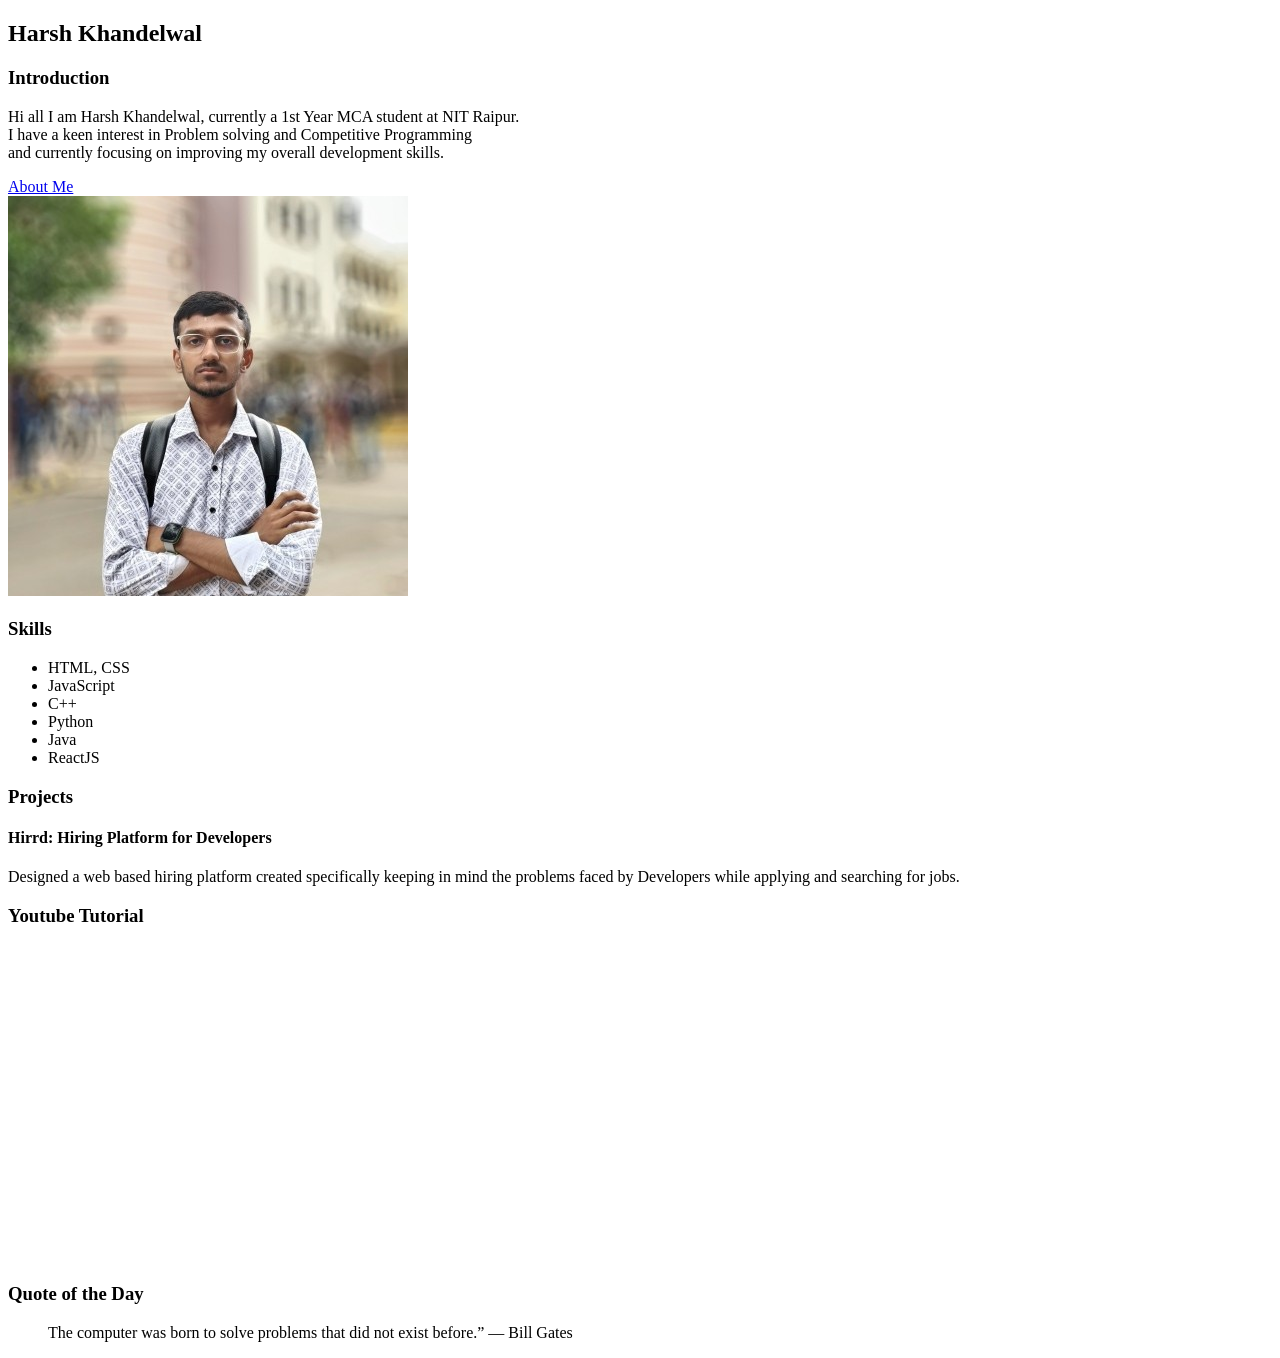
<file: Day-1/index.html>
<!DOCTYPE html>
<html lang="en">
<head>
    <meta charset="UTF-8">
    <meta name="viewport" content="width=device-width, initial-scale=1.0">
    <title>Portfolio Website</title>
</head>
<body>
    <header>
        <h2>Harsh Khandelwal</h2>
    </header>
    <main>
        <section>
            <article>
                <h3>Introduction</h3>
                <p>
                    Hi all I am Harsh Khandelwal, currently a 1st Year MCA student at NIT Raipur.<br>
                    I have a keen interest in Problem solving and Competitive Programming <br> and currently
                    focusing on improving my overall development skills.
                </p>
            </article>
        </section>
        
        <section>
            <nav>
                <a href="about.html" target="_blank">About Me</a>
            </nav>
        </section>
        
        <section>
            <article>
                <img src="Harsh.jpg" alt="Harsh Khandelwal Profile Image">
            </article>
        </section>

        <section>
            <article>
                <h3>
                    Skills
                </h3>
                <ul>
                    <li>HTML, CSS</li>
                    <li>JavaScript</li>
                    <li>C++</li>
                    <li>Python</li>
                    <li>Java</li>
                    <li>ReactJS</li>
                </ul>
            </article>
        </section>

        <section>
            <article>
                <h3>Projects</h3>
                <article>
                    <h4>Hirrd: Hiring Platform for Developers</h4>
                    <p>
                        Designed a web based hiring platform created specifically keeping 
                        in mind the problems faced by Developers while applying and searching for jobs.
                    </p>
                </article>
            </article>
        </section>

        <section>
            <article>
                <h3>Youtube Tutorial</h3>
                <iframe width="560" height="315" src="https://www.youtube.com/embed/4WjtQjPQGIs?si=QoFV09f3w0TvNTaF" title="YouTube video player" frameborder="0" allow="accelerometer; autoplay; clipboard-write; encrypted-media; gyroscope; picture-in-picture; web-share" referrerpolicy="strict-origin-when-cross-origin" allowfullscreen></iframe>

            </article>
        </section>

        <section>
            <h3>Quote of the Day</h3>
            <blockquote cite="https://www.create-learn.us/blog/computer-science-quotes/">
                The computer was born to solve problems that did not exist before.” — Bill Gates
            </blockquote>
        </section>
    </main>
    <footer></footer>
</body>
</html>
</file>
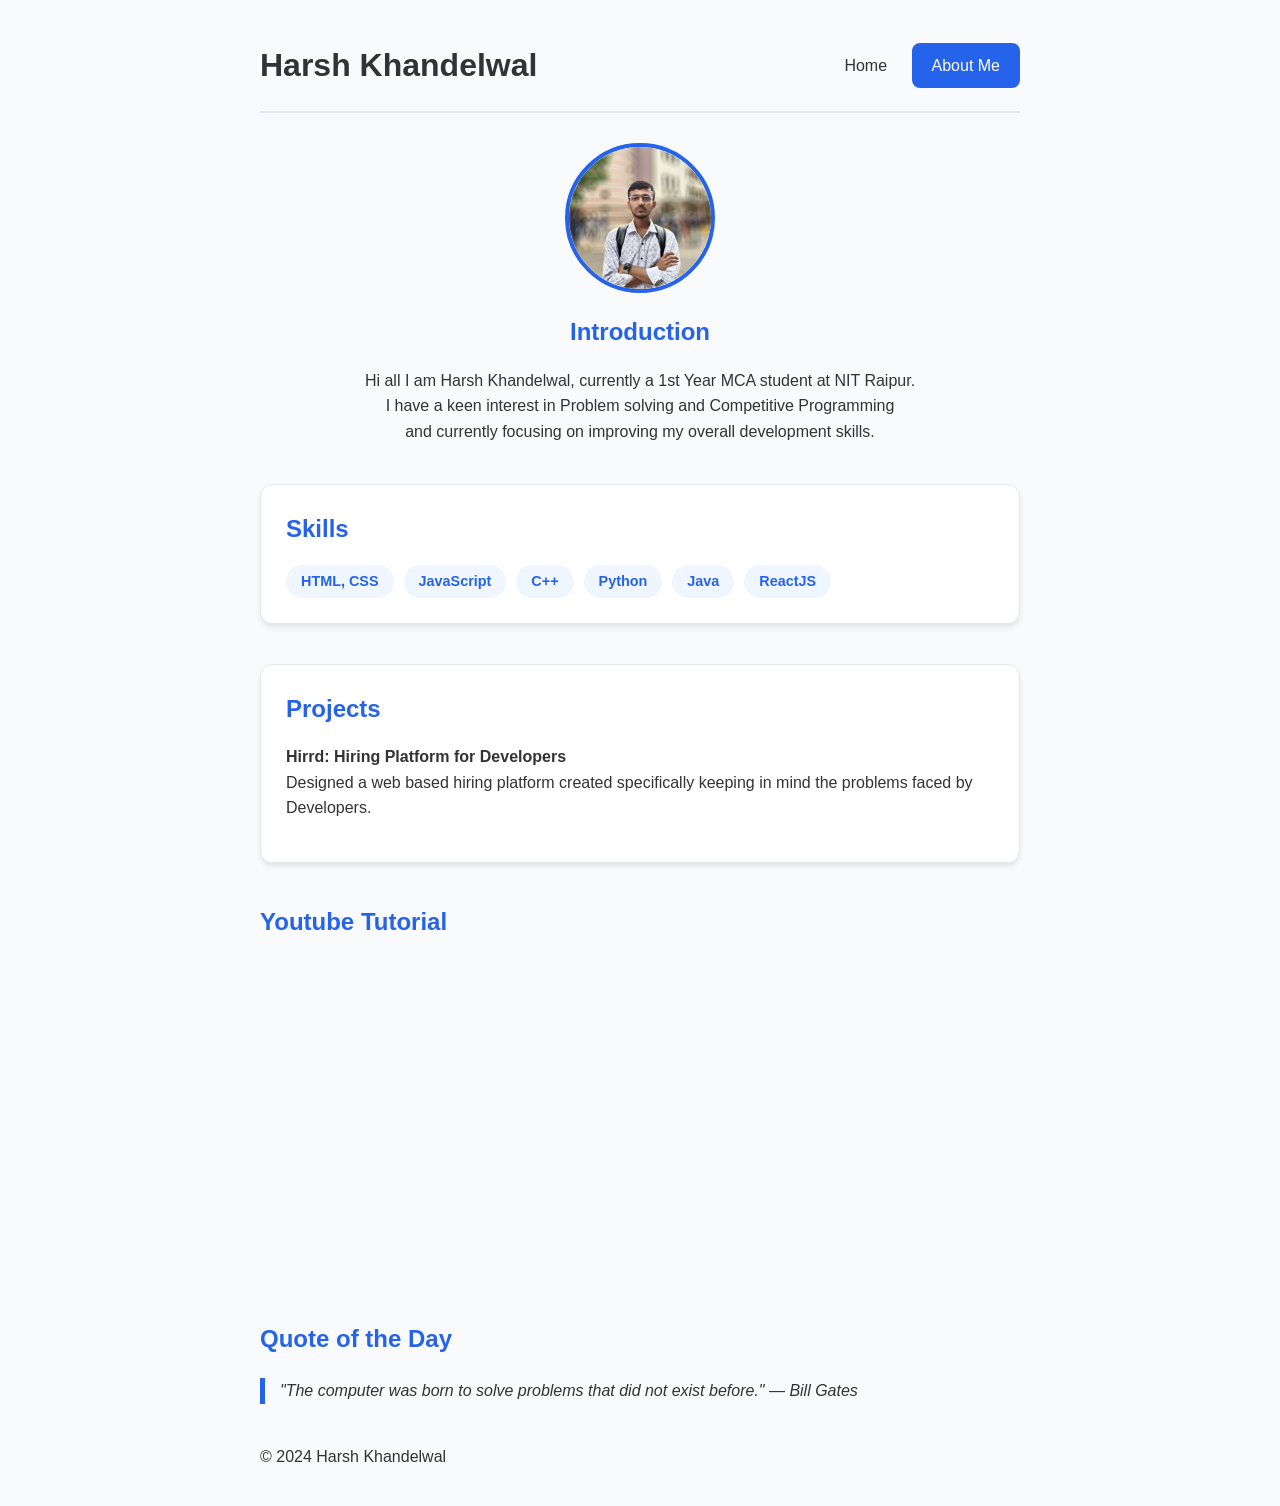
<file: Day-3/index.html>
<!DOCTYPE html>
<html lang="en">
<head>
    <meta charset="UTF-8">
    <meta name="viewport" content="width=device-width, initial-scale=1.0">
    <title>Portfolio Website</title>
    <link rel="stylesheet" href="style.css">
</head>
<body>
    <div class="container">
        <header>
            <h2>Harsh Khandelwal</h2>
            <nav>
                <a href="index.html">Home</a>
                <a href="about.html" class="btn">About Me</a>
            </nav>
        </header>

        <main>
            <section class="hero">
                <article>
                    <img src="Harsh.jpg" alt="Harsh Khandelwal Profile Image" class="profile-img">
                    <h3>Introduction</h3>
                    <p>
                        Hi all I am Harsh Khandelwal, currently a 1st Year MCA student at NIT Raipur.<br>
                        I have a keen interest in Problem solving and Competitive Programming <br> and currently
                        focusing on improving my overall development skills.
                    </p>
                </article>
            </section>

            <section class="card-section">
                <article class="card">
                    <h3>Skills</h3>
                    <ul class="skills-list">
                        <li>HTML, CSS</li>
                        <li>JavaScript</li>
                        <li>C++</li>
                        <li>Python</li>
                        <li>Java</li>
                        <li>ReactJS</li>
                    </ul>
                </article>
            </section>

            <section class="card-section">
                <article class="card">
                    <h3>Projects</h3>
                    <div class="project-item">
                        <h4>Hirrd: Hiring Platform for Developers</h4>
                        <p>Designed a web based hiring platform created specifically keeping in mind the problems faced by Developers.</p>
                    </div>
                </article>
            </section>

            <section>
                <article>
                    <h3>Youtube Tutorial</h3>
                    <div class="video-container">
                        <iframe width="560" height="315" src="https://www.youtube.com/embed/4WjtQjPQGIs" title="YouTube video player" frameborder="0" allowfullscreen></iframe>
                    </div>
                </article>
            </section>

            <section class="quote">
                <h3>Quote of the Day</h3>
                <blockquote cite="https://www.create-learn.us/blog/computer-science-quotes/">
                    "The computer was born to solve problems that did not exist before." — Bill Gates
                </blockquote>
            </section>
        </main>
        <footer>
            <p>&copy; 2024 Harsh Khandelwal</p>
        </footer>
    </div>
</body>
</html>
</file>
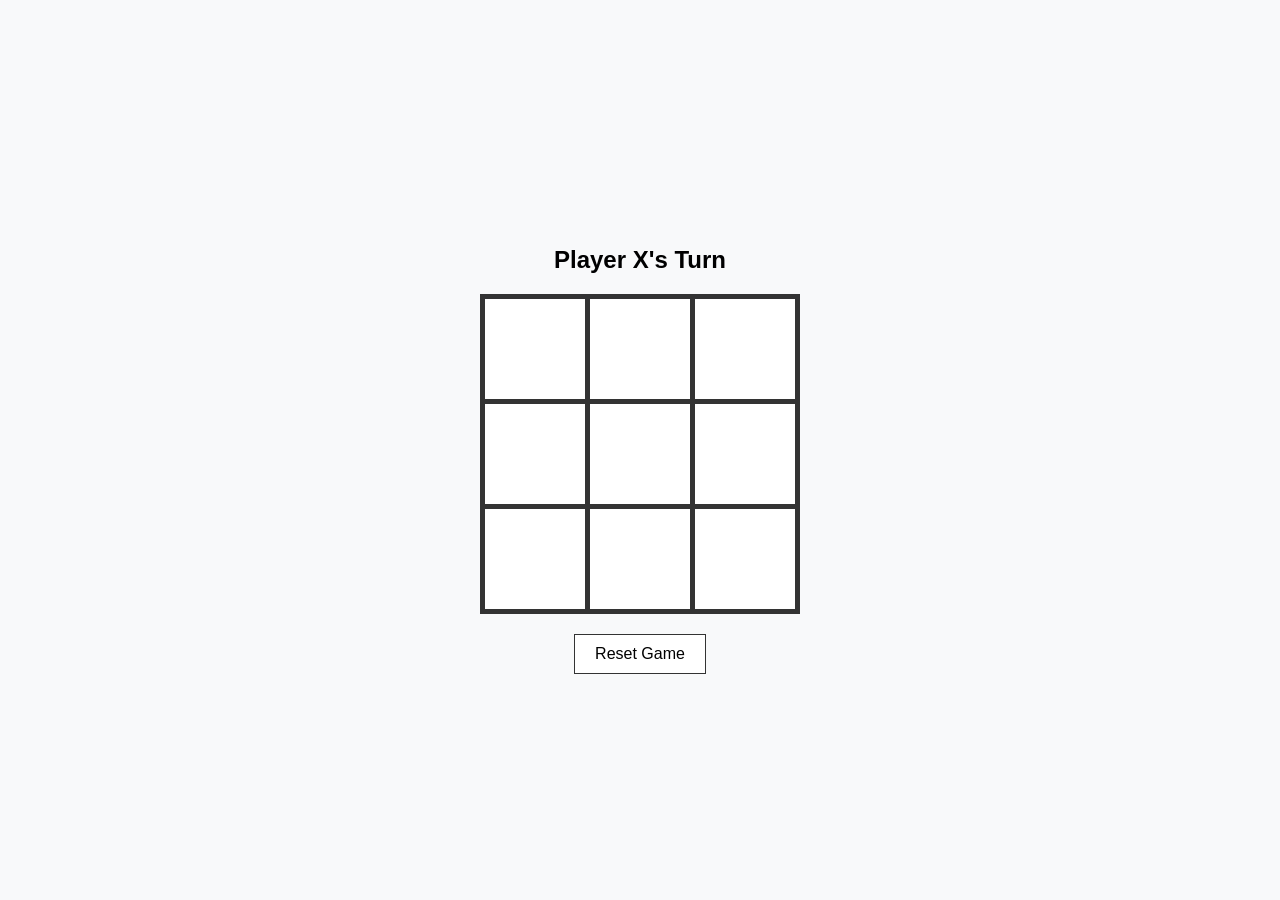
<file: Day-5/index.html>
<!DOCTYPE html>
<html lang="en">
<head>
    <meta charset="UTF-8">
    <meta name="viewport" content="width=device-width, initial-scale=1.0">
    <title>Simple Tic-Tac-Toe</title>
    <link rel="stylesheet" href="index.css">
</head>
<body>
    <div class="game-container">
        <h2 id="status">Player X's Turn</h2>
        <div class="grid" id="grid">
            <div class="cell" data-index="0"></div>
            <div class="cell" data-index="1"></div>
            <div class="cell" data-index="2"></div>
            <div class="cell" data-index="3"></div>
            <div class="cell" data-index="4"></div>
            <div class="cell" data-index="5"></div>
            <div class="cell" data-index="6"></div>
            <div class="cell" data-index="7"></div>
            <div class="cell" data-index="8"></div>
        </div>
        <button id="reset">Reset Game</button>
    </div>
    <script src="index.js"></script>
</body>
</html>
</file>
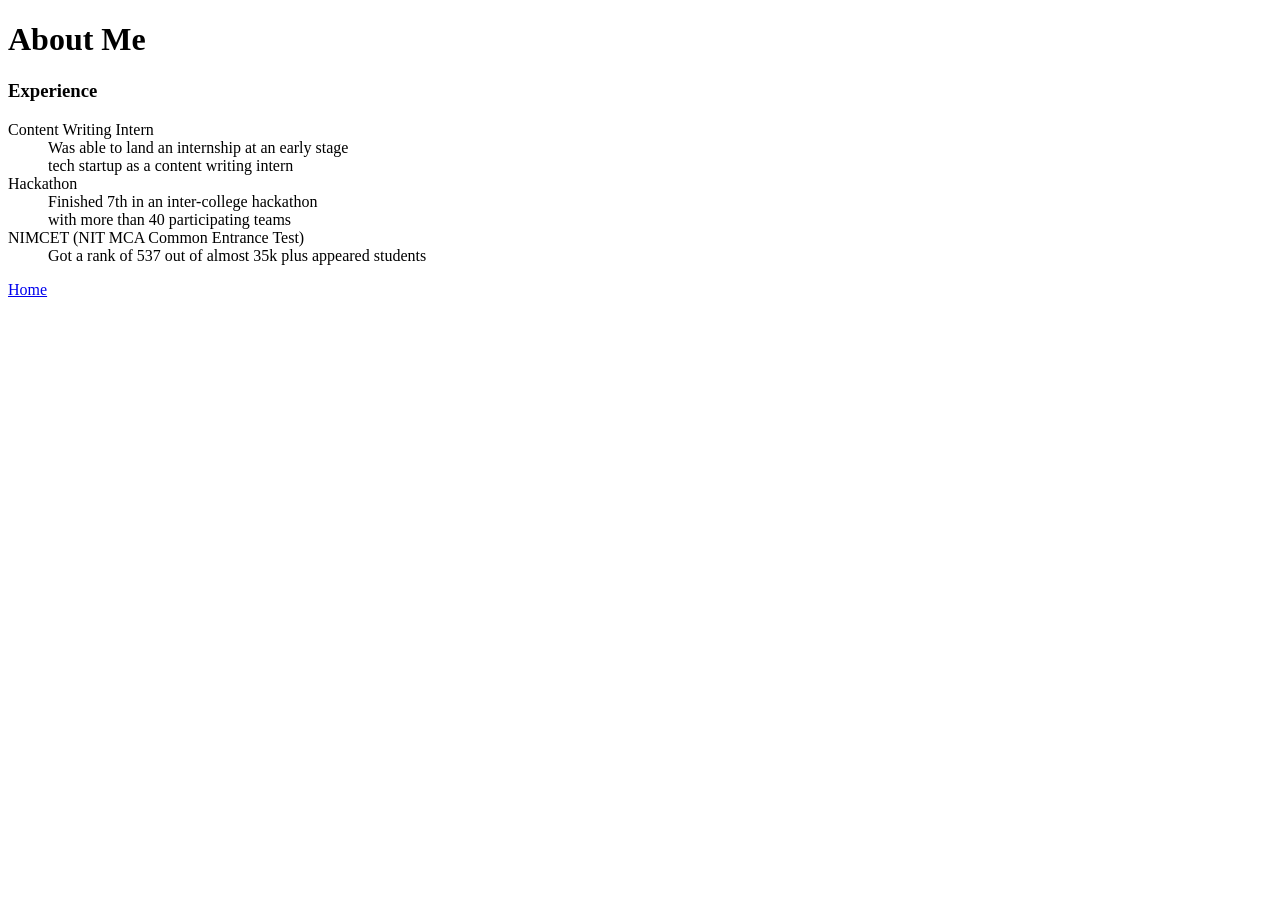
<file: Day-1/about.html>
<!DOCTYPE html>
<html lang="en">
<head>
    <meta charset="UTF-8">
    <title>About Me</title>
</head>
<body>

    <header>
        <h1>About Me</h1>
    </header>
    <main>
        <section>
            <h3>Experience</h3>
            <dl>
                <dt>Content Writing Intern</dt>
                <dd>
                    Was able to land an internship at an early stage <br> tech startup as a content writing intern
                </dd>
                <dt>Hackathon</dt>
                <dd>Finished 7th in an inter-college hackathon <br>with more than 40 participating teams</dd>
                <dt>NIMCET (NIT MCA Common Entrance Test)</dt>
                <dd>Got a rank of 537 out of almost 35k plus appeared students</dd>
            </dl>
        </section>
        <section>
            <nav>
                <a href="index.html">Home</a>
            </nav>
        </section>
    </main>
</body>
</html>
</file>
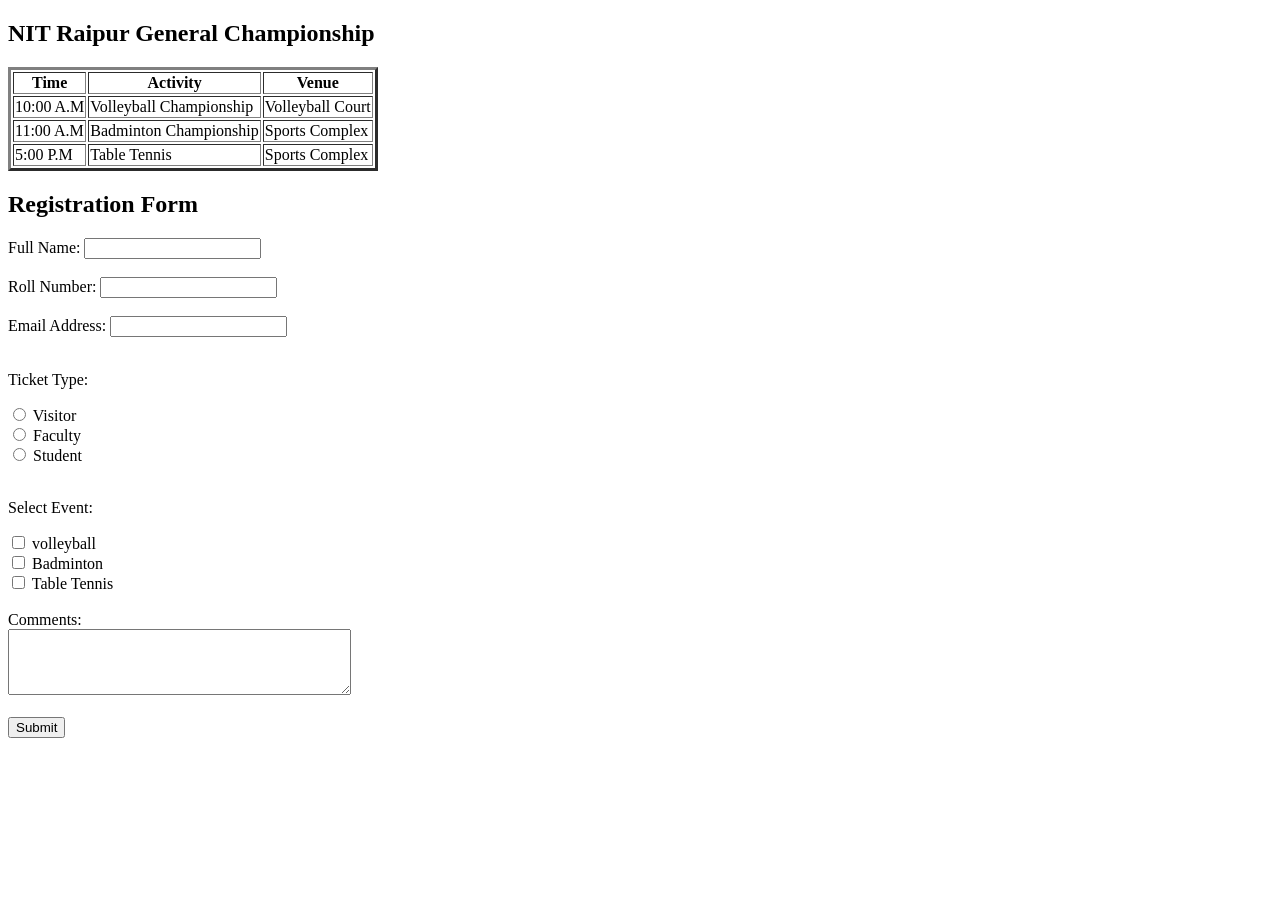
<file: Day-2/event.html>
<!DOCTYPE html>
<html lang="en">
<head>
    <meta charset="UTF-8">
    <meta name="viewport" content="width=device-width, initial-scale=1.0">
    <title>Event</title>
</head>
<body>
    <main>
        <section>
            <h2>NIT Raipur General Championship</h2>
            <table border="3">
                <thead>
                    <tr>
                        <th>Time</th>
                        <th>Activity</th>
                        <th>Venue   </th>
                    </tr>
                </thead>
                <tbody>
                    <tr>
                        <td>10:00 A.M</td>
                        <td>Volleyball Championship</td>
                        <td>Volleyball Court</td>
                    </tr>
                    <tr>
                        <td>11:00 A.M</td>
                        <td>Badminton Championship</td>
                        <td>Sports Complex</td>
                    </tr>
                    <tr>
                        <td>5:00 P.M</td>
                        <td>Table Tennis</td>
                        <td>Sports Complex</td>
                    </tr>
                </tbody>
            </table>
        </section>

        <section>
            <h2>Registration Form</h2>

            <form action="/Day-2/event.html" method="post">
                <label for="name">Full Name:</label>
                <input type="text" id="name" name="fullname" required>
                <br><br>

                <label for="roll">Roll Number:</label>
                <input type="number" id="roll" name="rollnumber" required>
                <br><br>

                <label for="email">Email Address:</label>
                <input type="email" id="email" name="email" required>
                <br><br>
                
                <p>Ticket Type:</p>
                <input type="radio" id="visitor" name="ticket" value="visitor">
                <label for="visitor">Visitor</label><br>

                <input type="radio" id="vip" name="ticket" value="faculty">
                <label for="faculty">Faculty</label><br>

                <input type="radio" id="student" name="ticket" value="Student">
                <label for="student">Student</label><br><br>
                
                <p>Select Event:</p>
                <input type="checkbox" id="volleyball" name="workshop" value="volleyball">
                <label for="volleyball">volleyball</label><br>

                <input type="checkbox" id="badminton" name="badminton" value="badminton">
                <label for="badminton">Badminton</label><br>

                <input type="checkbox" id="tabletennis" name="tabletennis" value="tabletennis">
                <label for="tabletennis">Table Tennis</label><br><br>

                <label for="comments">Comments:</label><br>
                <textarea id="comments" name="comments" rows="4" cols="40"></textarea>
                <br><br>
                <button type="submit">Submit</button>

            </form>
        </section>
    </main>
</body>
</html>
</file>
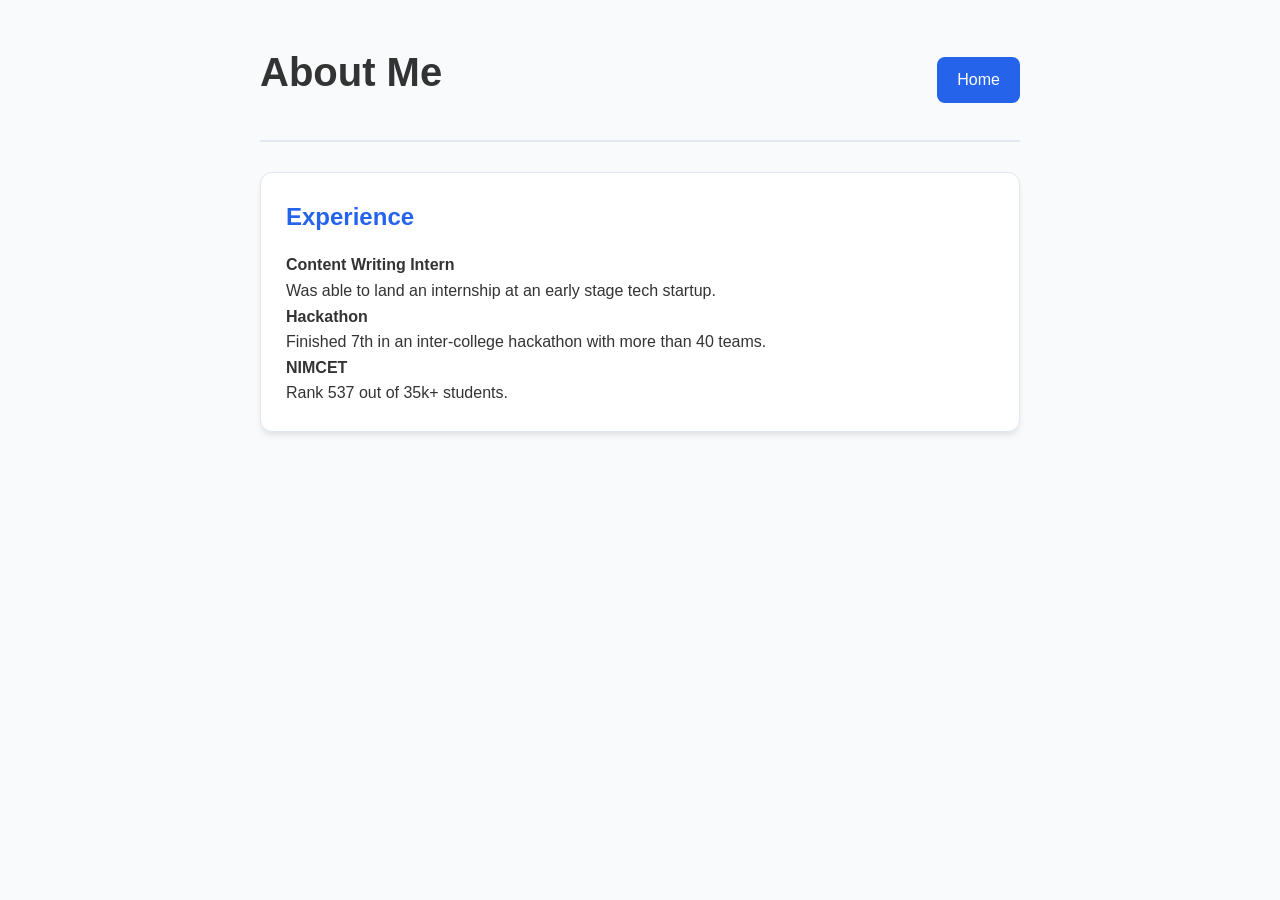
<file: Day-3/about.html>
<!DOCTYPE html>
<html lang="en">
<head>
    <meta charset="UTF-8">
    <title>About Me</title>
    <link rel="stylesheet" href="style.css">
</head>
<body>
    <div class="container">
        <header>
            <h1>About Me</h1>
            <nav>
                <a href="index.html" class="btn">Home</a>
            </nav>
        </header>
        <main>
            <section class="card">
                <h3>Experience</h3>
                <dl>
                    <dt><strong>Content Writing Intern</strong></dt>
                    <dd>Was able to land an internship at an early stage tech startup.</dd>
                    
                    <dt><strong>Hackathon</strong></dt>
                    <dd>Finished 7th in an inter-college hackathon with more than 40 teams.</dd>
                    
                    <dt><strong>NIMCET</strong></dt>
                    <dd>Rank 537 out of 35k+ students.</dd>
                </dl>
            </section>
        </main>
    </div>
</body>
</html>
</file>
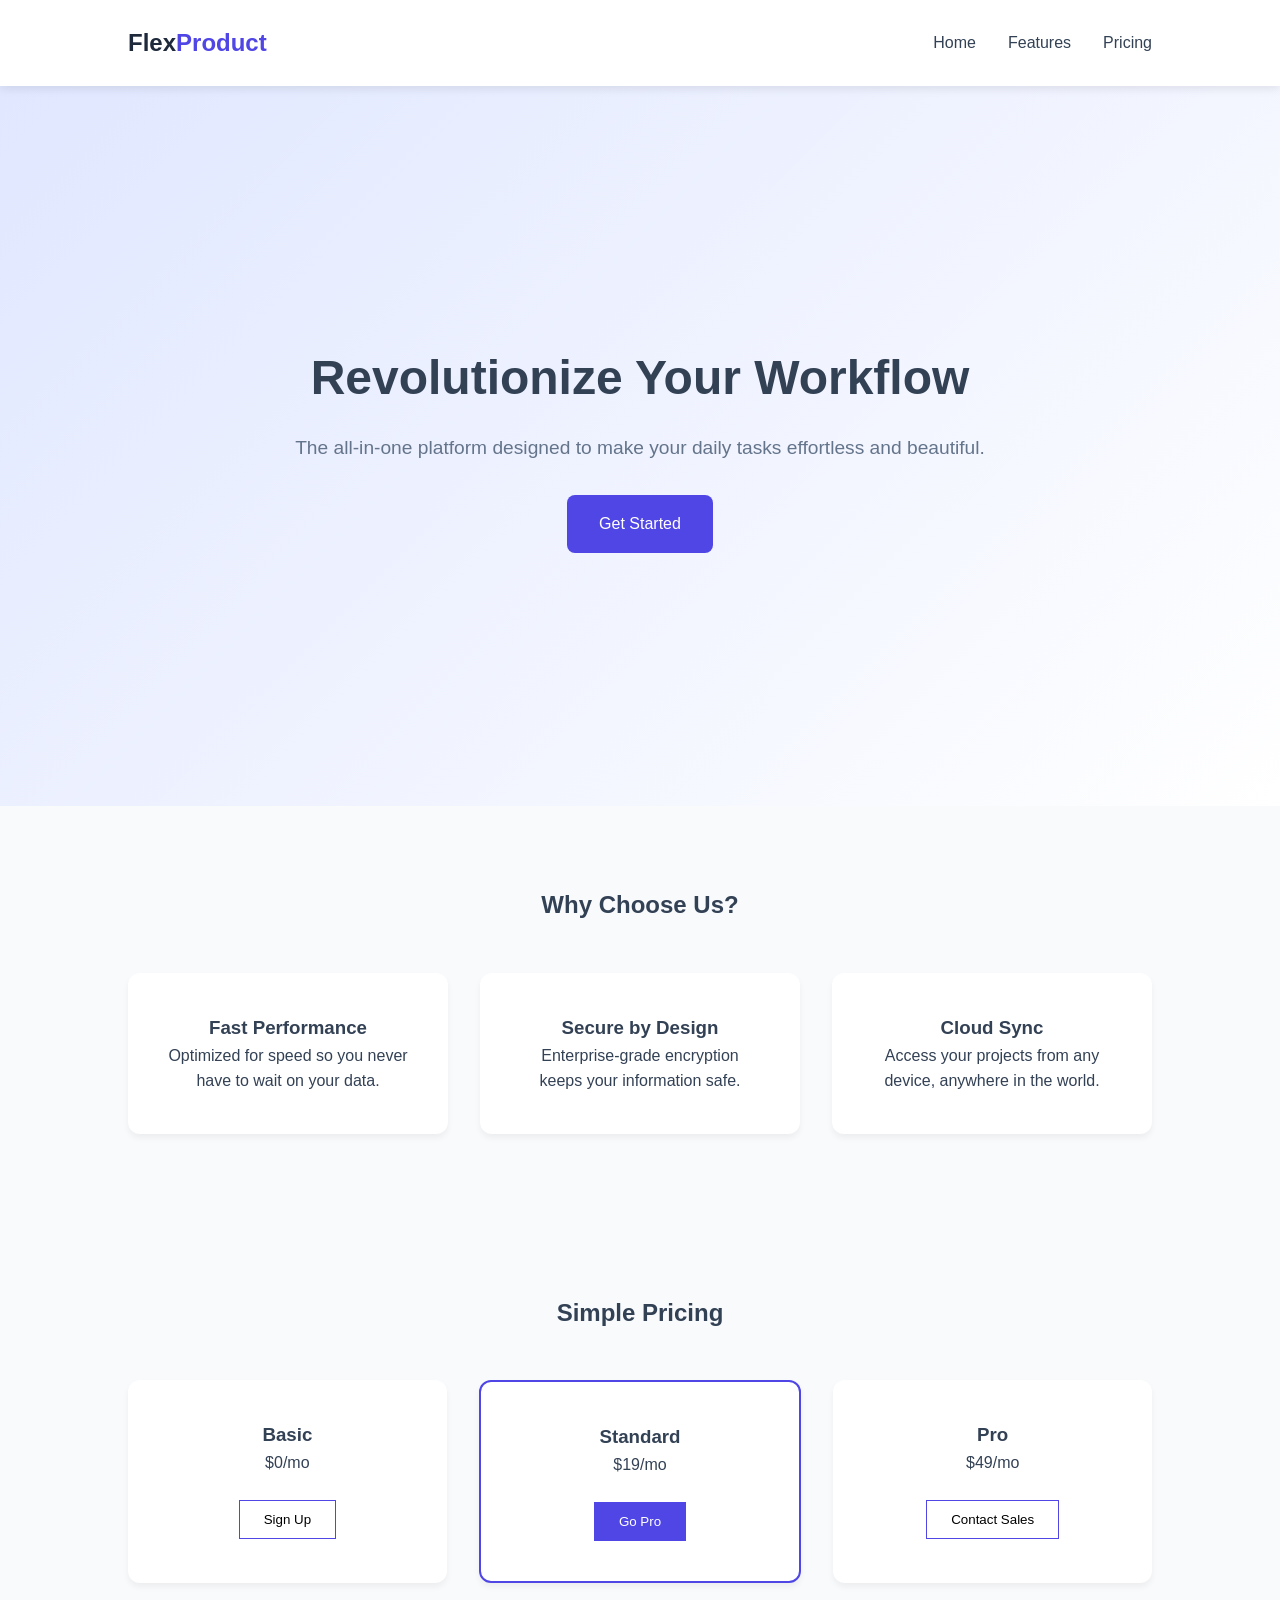
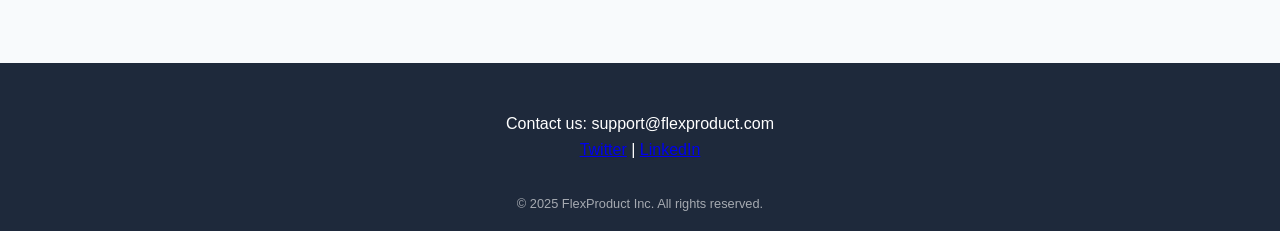
<file: Day-4/landing.html>
<!DOCTYPE html>
<html lang="en">
<head>
    <meta charset="UTF-8">
    <meta name="viewport" content="width=device-width, initial-scale=1.0">
    <title>FlexProduct | Landing Page</title>
    <link rel="stylesheet" href="style.css">
</head>
<body>

    <header class="navbar">
        <div class="logo">Flex<span>Product</span></div>
        <nav>
            <ul class="nav-links">
                <li><a href="#home">Home</a></li>
                <li><a href="#features">Features</a></li>
                <li><a href="#pricing">Pricing</a></li>
            </ul>
        </nav>
    </header>

    <main>
        <section id="home" class="hero">
            <div class="hero-content">
                <h1>Revolutionize Your Workflow</h1>
                <p>The all-in-one platform designed to make your daily tasks effortless and beautiful.</p>
                <a href="#" class="cta-button">Get Started</a>
            </div>
        </section>

        <section id="features" class="features">
            <h2>Why Choose Us?</h2>
            <div class="feature-container">
                <article class="feature-card">
                    <h3>Fast Performance</h3>
                    <p>Optimized for speed so you never have to wait on your data.</p>
                </article>
                <article class="feature-card">
                    <h3>Secure by Design</h3>
                    <p>Enterprise-grade encryption keeps your information safe.</p>
                </article>
                <article class="feature-card">
                    <h3>Cloud Sync</h3>
                    <p>Access your projects from any device, anywhere in the world.</p>
                </article>
            </div>
        </section>

        <section id="pricing" class="pricing">
            <h2>Simple Pricing</h2>
            <div class="pricing-container">
                <div class="price-card">
                    <h3>Basic</h3>
                    <p class="price">$0<span>/mo</span></p>
                    <button>Sign Up</button>
                </div>
                <div class="price-card popular">
                    <h3>Standard</h3>
                    <p class="price">$19<span>/mo</span></p>
                    <button>Go Pro</button>
                </div>
                <div class="price-card">
                    <h3>Pro</h3>
                    <p class="price">$49<span>/mo</span></p>
                    <button>Contact Sales</button>
                </div>
            </div>
        </section>
    </main>

    <footer>
        <p>Contact us: support@flexproduct.com</p>
        <div class="socials">
            <a href="#">Twitter</a> | <a href="#">LinkedIn</a>
        </div>
        <p class="copy">&copy; 2025 FlexProduct Inc. All rights reserved.</p>
    </footer>

</body>
</html>
</file>
<file: Day-3/style.css>
:root {
    --primary-color: #2563eb;
    --text-color: #333333;
    --bg-color: #f8fafc;
    --card-bg: #ffffff;
    --accent-color: #1e40af;
}
* {
    margin: 0;
    padding: 0;
    box-sizing: border-box;
}
body {
    font-family: 'Segoe UI', Tahoma, Geneva, Verdana, sans-serif;
    background-color: var(--bg-color);
    color: var(--text-color);
    line-height: 1.6;
}
.container {
    max-width: 800px;
    margin: 0 auto;
    padding: 20px;
}

section {
    margin-bottom: 40px;
}
header {
    display: flex;
    justify-content: space-between;
    align-items: center;
    padding: 20px 0;
    border-bottom: 2px solid #e2e8f0;
    margin-bottom: 30px;
}
nav a {
    text-decoration: none;
    color: var(--text-color);
    margin-left: 20px;
    font-weight: 500;
    transition: color 0.3s;
}

nav a:hover {
    color: var(--primary-color);
    text-decoration: underline;
}
.profile-img {
    width: 150px;
    height: 150px;
    border-radius: 50%;
    object-fit: cover;
    border: 4px solid var(--primary-color);
    display: block;
    margin: 0 auto 20px;
}
.btn {
    background-color: var(--primary-color);
    color: white !important;
    padding: 10px 20px;
    border-radius: 8px;
    text-decoration: none;
    transition: background 0.3s ease, transform 0.2s;
    display: inline-block;
}

.btn:hover {
    background-color: var(--accent-color);
    transform: translateY(-2px);
    text-decoration: none;
}
h1 { font-size: 2.5rem; margin-bottom: 1rem; }
h2 { font-size: 2rem; }
h3 { font-size: 1.5rem; margin-bottom: 1rem; color: var(--primary-color); }
p { margin-bottom: 1rem; }
.card {
    background: var(--card-bg);
    padding: 25px;
    border-radius: 12px;
    box-shadow: 0 4px 6px -1px rgba(0, 0, 0, 0.1);
    border: 1px solid #e2e8f0;
}
.skills-list {
    list-style: none;
    display: flex;
    flex-wrap: wrap;
    gap: 10px;
}

.skills-list li {
    background: #eff6ff;
    color: var(--primary-color);
    padding: 5px 15px;
    border-radius: 20px;
    font-size: 0.9rem;
    font-weight: bold;
}
.hero { text-align: center; }
.video-container { text-align: center; margin-top: 15px; }
blockquote {
    font-style: italic;
    border-left: 5px solid var(--primary-color);
    padding-left: 15px;
    margin: 20px 0;
}
</file>
<file: Day-5/index.css>
body {
    font-family: sans-serif;
    display: flex;
    justify-content: center;
    align-items: center;
    height: 100vh;
    margin: 0;
    background-color: #f8f9fa;
}

.game-container {
    text-align: center;
}

.grid {
    display: grid;
    grid-template-columns: repeat(3, 100px);
    grid-template-rows: repeat(3, 100px);
    gap: 5px;
    background-color: #333; 
    border: 5px solid #333;
    margin-bottom: 20px;
}

.cell {
    width: 100px;
    height: 100px;
    background-color: white;
    display: flex;
    justify-content: center;
    align-items: center;
    font-size: 3rem;
    font-weight: bold;
    cursor: pointer;
}

.cell:hover {
    background-color: #eee;
}

/* Animations */
.winner {
    background-color: #d4edda !important;
    color: #155724;
    animation: pop 0.3s ease-out;
}

@keyframes pop {
    0% { transform: scale(0.8); }
    100% { transform: scale(1); }
}

button {
    padding: 10px 20px;
    font-size: 1rem;
    cursor: pointer;
    border: 1px solid #333;
    background: white;
}

button:hover {
    background: #333;
    color: white;
}
</file>
<file: Day-4/style.css>
:root {
    --primary-color: #4f46e5;
    --secondary-color: #1e293b;
    --bg-light: #f8fafc;
    --text-dark: #334155;
    --transition: all 0.3s ease;
}

* {
    margin: 0;
    padding: 0;
    box-sizing: border-box;
}

body {
    font-family: 'Segoe UI', Tahoma, Geneva, Verdana, sans-serif;
    line-height: 1.6;
    color: var(--text-dark);
    background-color: var(--bg-light);
    scroll-behavior: smooth;
}

.navbar {
    display: flex;
    justify-content: space-between;
    align-items: center;
    padding: 1.5rem 10%;
    background: white;
    box-shadow: 0 2px 10px rgba(0,0,0,0.1);
    position: sticky;
    top: 0;
    z-index: 1000;
}

.logo {
    font-size: 1.5rem;
    font-weight: bold;
    color: var(--secondary-color);
}

.logo span { color: var(--primary-color); }

.nav-links {
    display: flex;
    list-style: none;
}

.nav-links li { margin-left: 2rem; }

.nav-links a {
    text-decoration: none;
    color: var(--text-dark);
    font-weight: 500;
    transition: var(--transition);
}

.nav-links a:hover {
    color: var(--primary-color);
}

.hero {
    height: 80vh;
    display: flex;
    align-items: center;
    justify-content: center;
    text-align: center;
    background: linear-gradient(135deg, #e0e7ff 0%, #ffffff 100%);
    padding: 0 20px;
}

.hero-content h1 {
    font-size: 3rem;
    margin-bottom: 1rem;
    animation: slideUp 1s ease-out;
}

.hero-content p {
    font-size: 1.2rem;
    margin-bottom: 2rem;
    color: #64748b;
}

.cta-button {
    display: inline-block;
    padding: 1rem 2rem;
    background-color: var(--primary-color);
    color: white;
    text-decoration: none;
    border-radius: 8px;
    transition: var(--transition);
}

.cta-button:hover {
    transform: translateY(-3px);
    box-shadow: 0 5px 15px rgba(79, 70, 229, 0.4);
}

.features, .pricing {
    padding: 5rem 10%;
    text-align: center;
}

.feature-container, .pricing-container {
    display: flex;
    gap: 2rem;
    flex-wrap: wrap;
    margin-top: 3rem;
}

.feature-card, .price-card {
    flex: 1;
    min-width: 250px;
    background: white;
    padding: 2.5rem;
    border-radius: 12px;
    box-shadow: 0 4px 6px rgba(0,0,0,0.05);
    transition: var(--transition);
}

.feature-card:hover, .price-card:hover {
    transform: scale(1.05);
    box-shadow: 0 10px 20px rgba(0,0,0,0.1);
}

.price-card.popular {
    border: 2px solid var(--primary-color);
    position: relative;
}

.price-card button {
    margin-top: 1.5rem;
    padding: 0.7rem 1.5rem;
    border: 1px solid var(--primary-color);
    background: transparent;
    cursor: pointer;
    transition: var(--transition);
}

.price-card.popular button {
    background: var(--primary-color);
    color: white;
}

footer {
    background: var(--secondary-color);
    color: white;
    padding: 3rem 10% 1rem;
    text-align: center;
}

.footer a { color: #94a3b8; text-decoration: none; }
.copy { margin-top: 2rem; font-size: 0.8rem; opacity: 0.6; }

@keyframes slideUp {
    from {
        opacity: 0;
        transform: translateY(30px);
    }
    to {
        opacity: 1;
        transform: translateY(0);
    }
}

@media (max-width: 768px) {
    .navbar { flex-direction: column; gap: 1rem; }
    .nav-links li { margin: 0 10px; }
    .hero-content h1 { font-size: 2rem; }
}
</file>
